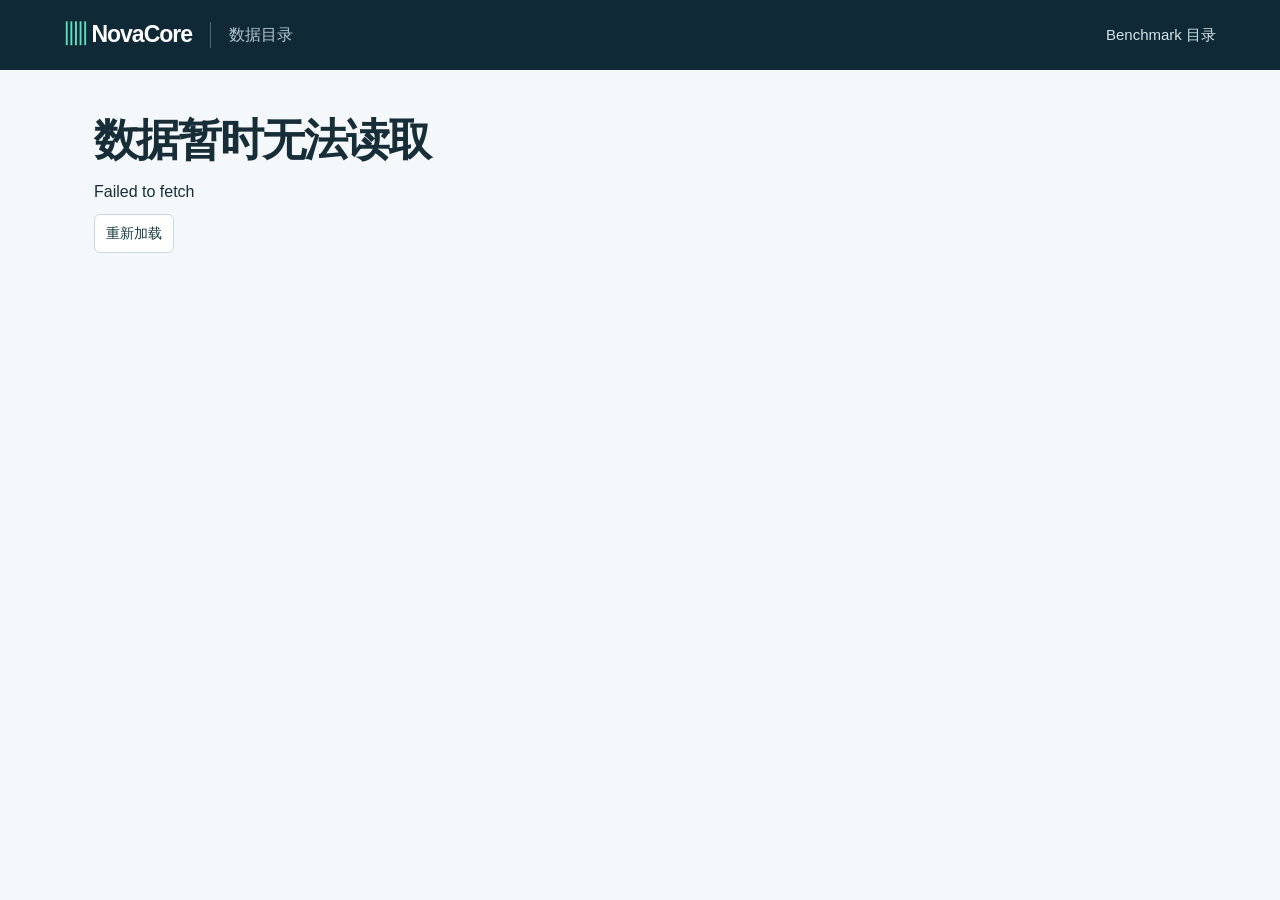
<file: index.html>
<!doctype html><html lang="zh-CN"><meta charset="utf-8"><meta name="viewport" content="width=device-width,initial-scale=1"><title>NovaCore · 数据目录</title><link rel="stylesheet" href="style.css?v=fdb-highlight"><header><b><i>▥</i> NovaCore</b><span>数据目录</span><nav><a href="#overview">Benchmark 目录</a></nav></header><main id="app" aria-live="polite">正在读取数据目录…</main><script src="catalog-api.js" defer></script><script src="benchmark.js?v=pipeline-page" defer></script><script src="app.js?v=fdb-highlight" defer></script></html>
</file>
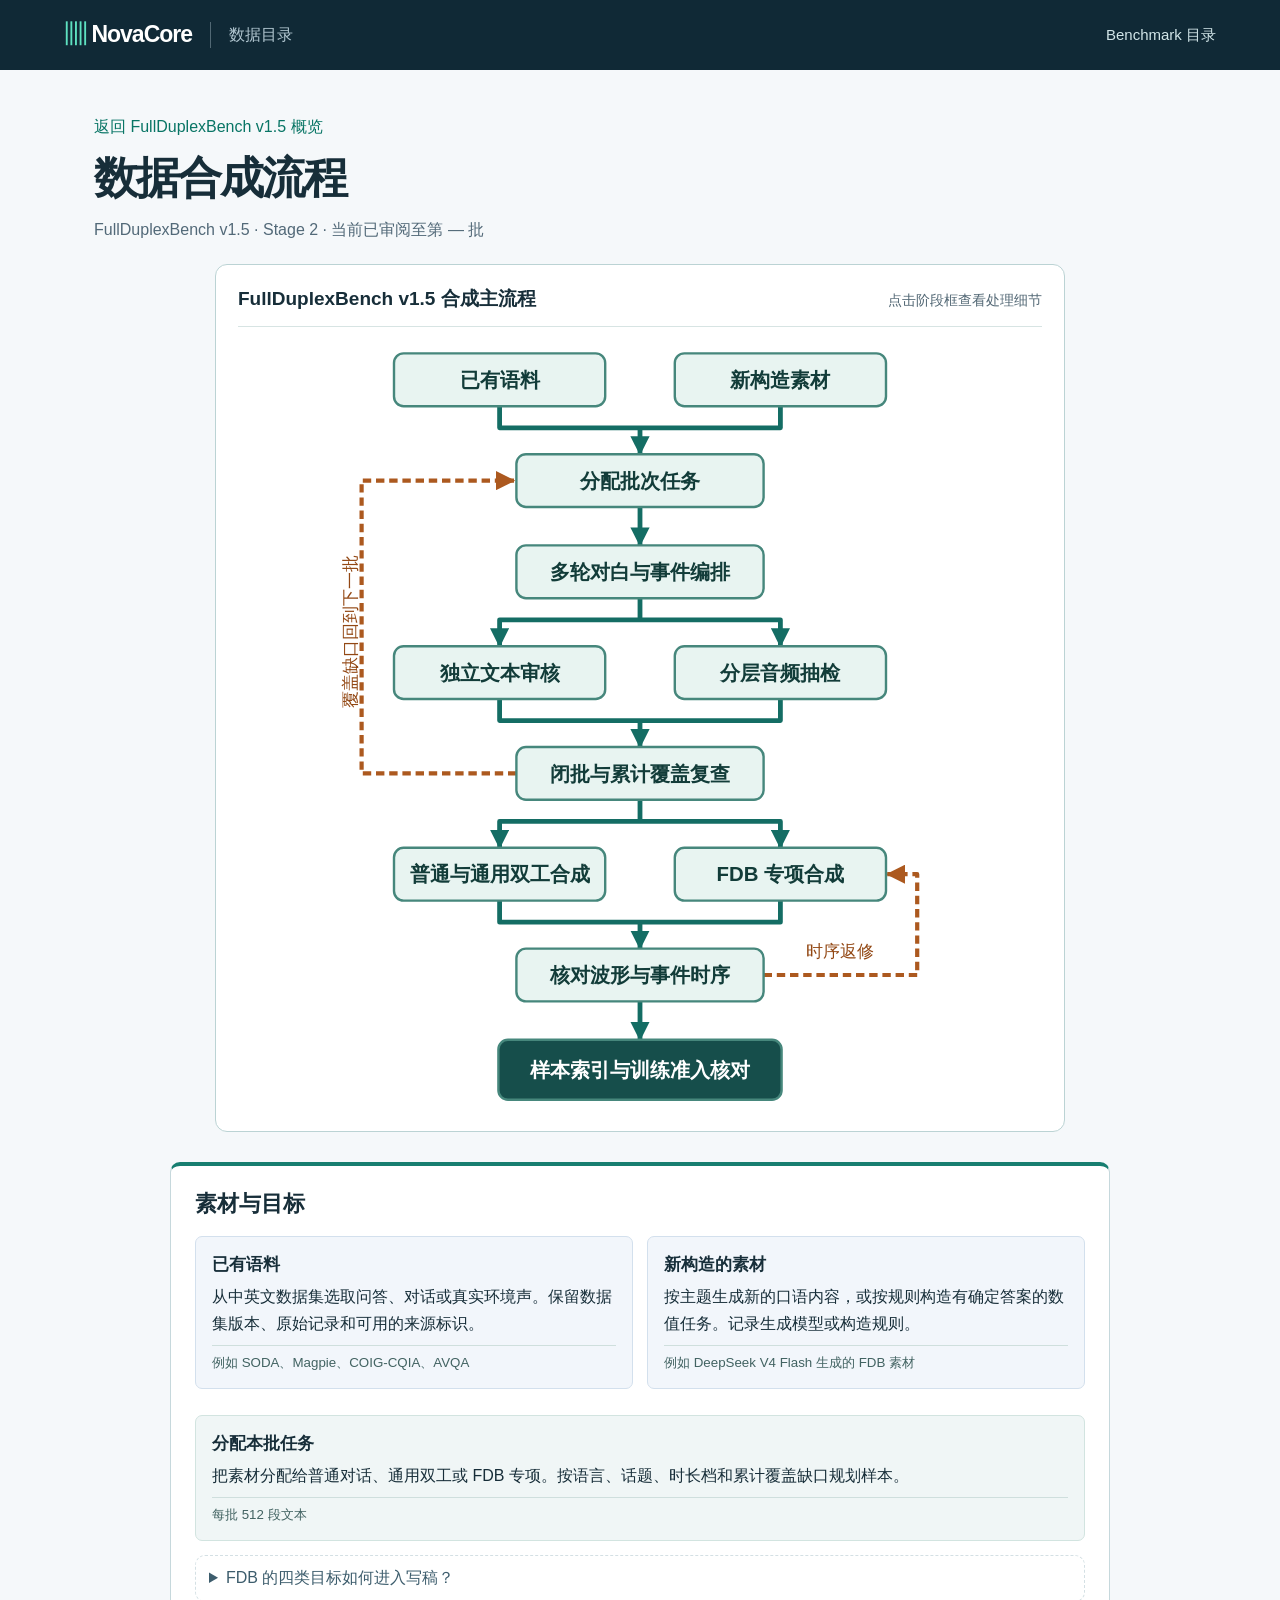
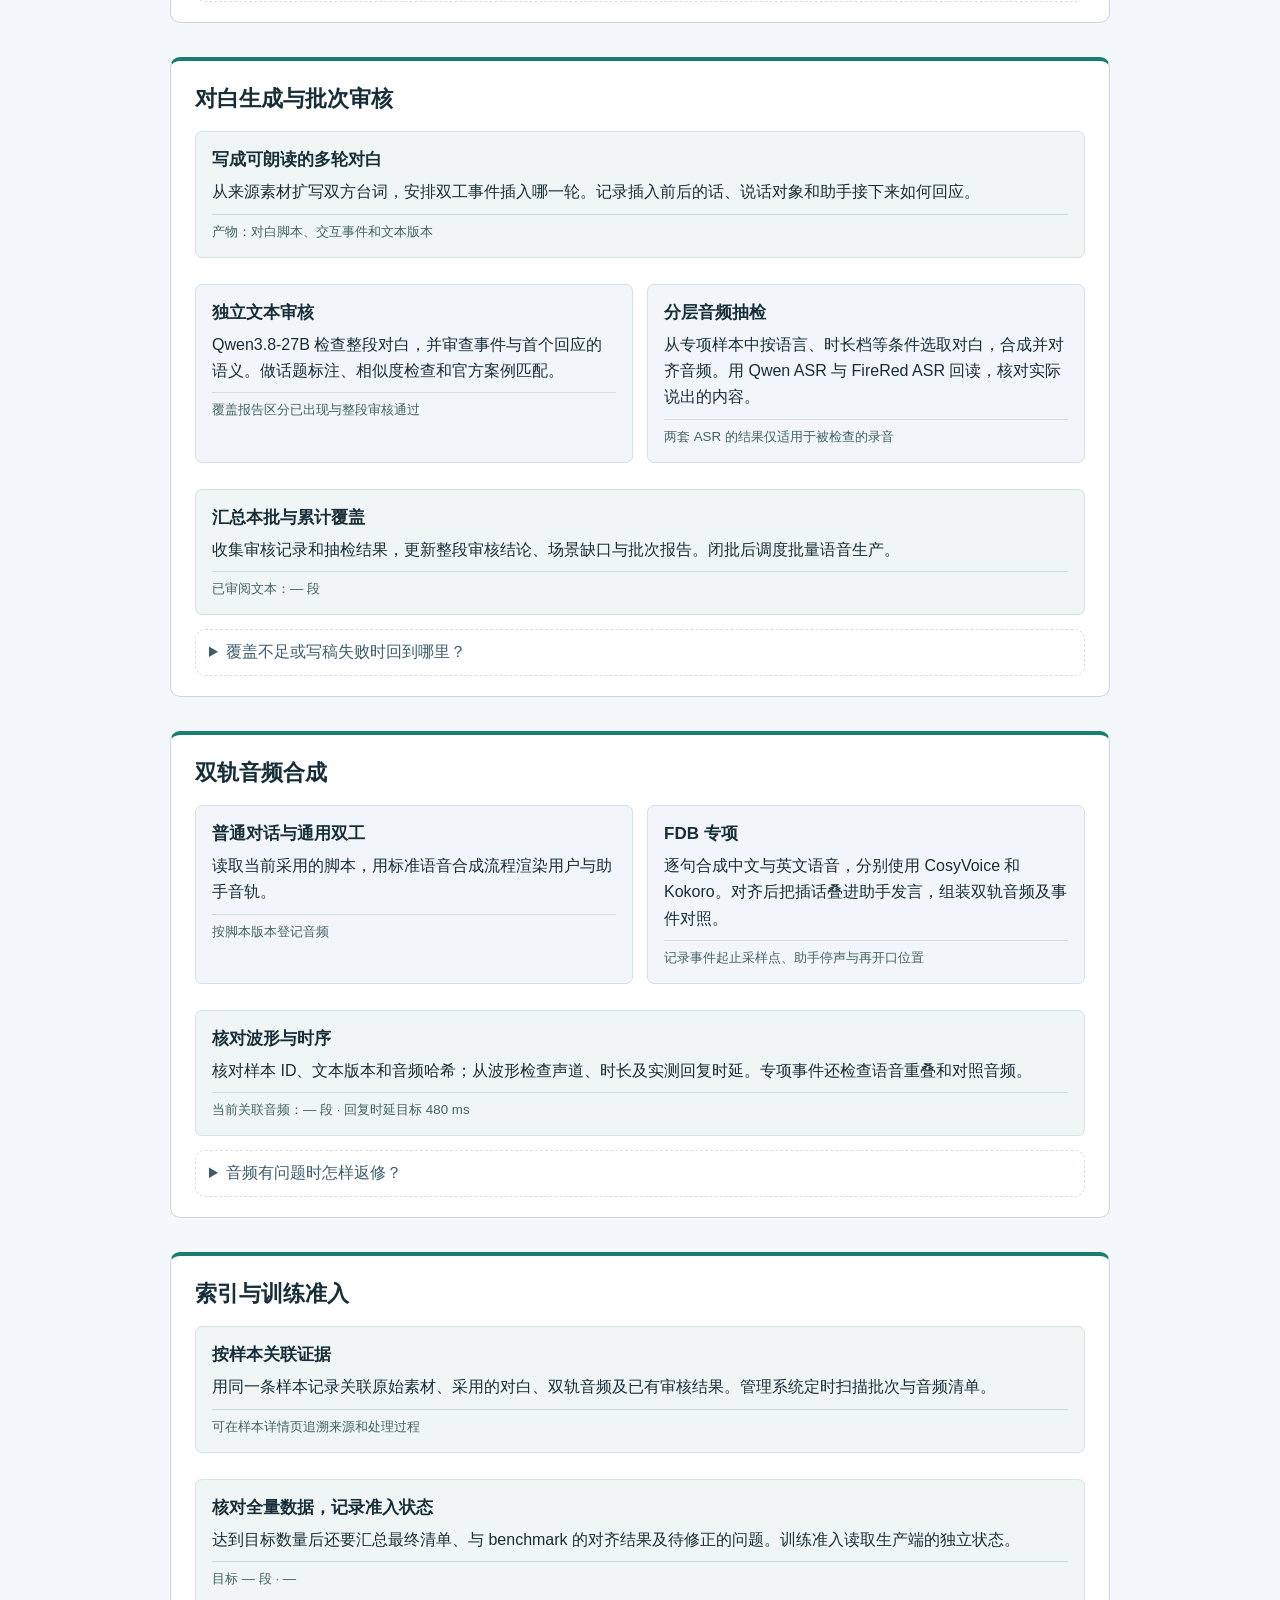
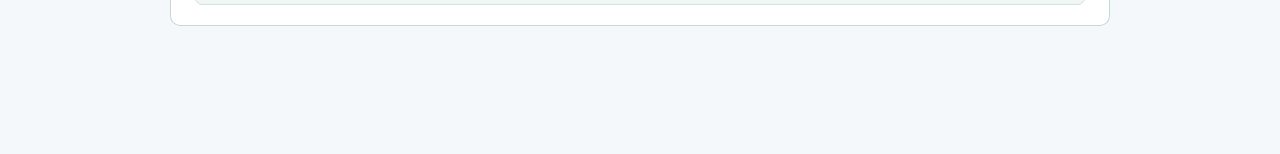
<file: pipeline.html>
<!doctype html>
<html lang="zh-CN">
<head>
<meta charset="utf-8">
<meta name="viewport" content="width=device-width, initial-scale=1">
<title>数据合成流程 · NovaCore</title>
<link rel="stylesheet" href="style.css?v=fdb-flow">
</head>
<body>
<header><b><i>▥</i> NovaCore</b><span>数据目录</span><nav><a href="./#overview">Benchmark 目录</a></nav></header>
<main>
<a href="./#overview">返回 FullDuplexBench v1.5 概览</a>
<h1>数据合成流程</h1>
<p class="muted">FullDuplexBench v1.5 · Stage 2 · 当前已审阅至第 <span data-metric="batch">—</span> 批</p>
<figure class="pipeline-diagram">
<figcaption><strong>FullDuplexBench v1.5 合成主流程</strong><span>点击阶段框查看处理细节</span></figcaption>
<svg viewBox="0 0 500 660" role="group" aria-label="数据合成流程框图，实线表示处理顺序，虚线表示返修或补齐覆盖">
<defs>
  <marker id="main-arrow" viewBox="0 0 16 16" markerUnits="userSpaceOnUse" markerWidth="16" markerHeight="16" refX="15" refY="8" orient="auto"><path d="M0 0 16 8 0 16Z" fill="#146d64"/></marker>
  <marker id="retry-arrow" viewBox="0 0 16 16" markerUnits="userSpaceOnUse" markerWidth="16" markerHeight="16" refX="15" refY="8" orient="auto"><path d="M0 0 16 8 0 16Z" fill="#ac591f"/></marker>
</defs>
<g class="pipe-wire" aria-hidden="true">
  <path d="M133 56 V74 H250 M367 56 V74 H250"/><path class="forward" d="M250 74 V96"/>
  <path class="forward" d="M250 140 V172"/>
  <path d="M250 216 V234"/><path class="forward" d="M250 234 H133 V256"/><path class="forward" d="M250 234 H367 V256"/>
  <path d="M133 300 V318 H250 M367 300 V318 H250"/><path class="forward" d="M250 318 V340"/>
  <path d="M250 384 V402"/><path class="forward" d="M250 402 H133 V424"/><path class="forward" d="M250 402 H367 V424"/>
  <path d="M133 468 V486 H250 M367 468 V486 H250"/><path class="forward" d="M250 486 V508"/>
  <path class="forward" d="M250 552 V584"/>
</g>
<g class="pipe-return" aria-hidden="true">
  <path d="M147 362 H18 V118 H145"/><path d="M353 530 H481 V446 H456"/>
</g>
<g class="return-label" aria-hidden="true">
  <text transform="translate(13 244) rotate(-90)">覆盖缺口回到下一批</text>
  <text x="417" y="515">时序返修</text>
</g>
<g class="chart-nodes">
  <a href="#source-data"><rect x="45" y="12" width="176" height="44"/><text x="133" y="40">已有语料</text></a>
  <a href="#source-new"><rect x="279" y="12" width="176" height="44"/><text x="367" y="40">新构造素材</text></a>
  <a href="#batch-plan"><rect x="147" y="96" width="206" height="44"/><text x="250" y="124">分配批次任务</text></a>
  <a href="#script"><rect x="147" y="172" width="206" height="44"/><text x="250" y="200">多轮对白与事件编排</text></a>
  <a href="#review-text"><rect x="45" y="256" width="176" height="44"/><text x="133" y="284">独立文本审核</text></a>
  <a href="#review-audio"><rect x="279" y="256" width="176" height="44"/><text x="367" y="284">分层音频抽检</text></a>
  <a href="#batch-review"><rect x="147" y="340" width="206" height="44"/><text x="250" y="368">闭批与累计覆盖复查</text></a>
  <a href="#render-standard"><rect x="45" y="424" width="176" height="44"/><text x="133" y="452">普通与通用双工合成</text></a>
  <a href="#render-special"><rect x="279" y="424" width="176" height="44"/><text x="367" y="452">FDB 专项合成</text></a>
  <a href="#verify-wave"><rect x="147" y="508" width="206" height="44"/><text x="250" y="536">核对波形与事件时序</text></a>
  <a href="#index-release" class="terminal"><rect x="132" y="584" width="236" height="50"/><text x="250" y="615">样本索引与训练准入核对</text></a>
</g>
</svg>
</figure>
<div class="pipe-map">
<section class="pipe-group">
<h2>素材与目标</h2>
<div class="pipe-fork">
<div class="pipe-stage" id="source-data">
<h3>已有语料</h3>
<p>从中英文数据集选取问答、对话或真实环境声。保留数据集版本、原始记录和可用的来源标识。</p>
<small>例如 SODA、Magpie、COIG-CQIA、AVQA</small>
</div>
<div class="pipe-stage" id="source-new">
<h3>新构造的素材</h3>
<p>按主题生成新的口语内容，或按规则构造有确定答案的数值任务。记录生成模型或构造规则。</p>
<small>例如 DeepSeek V4 Flash 生成的 FDB 素材</small>
</div>
</div>
<div class="pipe-stage" id="batch-plan">
<h3>分配本批任务</h3>
<p>把素材分配给普通对话、通用双工或 FDB 专项。按语言、话题、时长档和累计覆盖缺口规划样本。</p>
<small>每批 512 段文本</small>
</div>
<details class="pipe-note">
<summary>FDB 的四类目标如何进入写稿？</summary>
<p>把用户打断、用户附和、对旁人讲话和背景语音作为场景条件，同时指定主任务、插入语音与预期话轮行为。官方案例用于设定目标与后续比对。</p>
</details>
</section>
<section class="pipe-group">
<h2>对白生成与批次审核</h2>
<div class="pipe-stage" id="script">
<h3>写成可朗读的多轮对白</h3>
<p>从来源素材扩写双方台词，安排双工事件插入哪一轮。记录插入前后的话、说话对象和助手接下来如何回应。</p>
<small>产物：对白脚本、交互事件和文本版本</small>
</div>
<div class="pipe-fork">
<div class="pipe-stage" id="review-text">
<h3>独立文本审核</h3>
<p>Qwen3.8-27B 检查整段对白，并审查事件与首个回应的语义。做话题标注、相似度检查和官方案例匹配。</p>
<small>覆盖报告区分已出现与整段审核通过</small>
</div>
<div class="pipe-stage" id="review-audio">
<h3>分层音频抽检</h3>
<p>从专项样本中按语言、时长档等条件选取对白，合成并对齐音频。用 Qwen ASR 与 FireRed ASR 回读，核对实际说出的内容。</p>
<small>两套 ASR 的结果仅适用于被检查的录音</small>
</div>
</div>
<div class="pipe-stage" id="batch-review">
<h3>汇总本批与累计覆盖</h3>
<p>收集审核记录和抽检结果，更新整段审核结论、场景缺口与批次报告。闭批后调度批量语音生产。</p>
<small>已审阅文本：<span data-metric="texts">—</span> 段</small>
</div>
<details class="pipe-note">
<summary>覆盖不足或写稿失败时回到哪里？</summary>
<p>写稿失败的任务可以重试或更换候选；可修复的问题进入返修。每批新增证据与此前批次合并，仍缺的场景用于调整后续批次的任务分配。</p>
</details>
</section>
<section class="pipe-group">
<h2>双轨音频合成</h2>
<div class="pipe-fork">
<div class="pipe-stage" id="render-standard">
<h3>普通对话与通用双工</h3>
<p>读取当前采用的脚本，用标准语音合成流程渲染用户与助手音轨。</p>
<small>按脚本版本登记音频</small>
</div>
<div class="pipe-stage" id="render-special">
<h3>FDB 专项</h3>
<p>逐句合成中文与英文语音，分别使用 CosyVoice 和 Kokoro。对齐后把插话叠进助手发言，组装双轨音频及事件对照。</p>
<small>记录事件起止采样点、助手停声与再开口位置</small>
</div>
</div>
<div class="pipe-stage" id="verify-wave">
<h3>核对波形与时序</h3>
<p>核对样本 ID、文本版本和音频哈希；从波形检查声道、时长及实测回复时延。专项事件还检查语音重叠和对照音频。</p>
<small>当前关联音频：<span data-metric="audio">—</span> 段 · 回复时延目标 480 ms</small>
</div>
<details class="pipe-note">
<summary>音频有问题时怎样返修？</summary>
<p>未生成的样本进入待处理清单。可修复的时序问题进入重合成与复核；登记采用的修订版本，再把它关联到对应文本。</p>
</details>
</section>
<section class="pipe-group">
<h2>索引与训练准入</h2>
<div class="pipe-stage" id="index-release">
<h3>按样本关联证据</h3>
<p>用同一条样本记录关联原始素材、采用的对白、双轨音频及已有审核结果。管理系统定时扫描批次与音频清单。</p>
<small>可在样本详情页追溯来源和处理过程</small>
</div>
<div class="pipe-stage" id="release">
<h3>核对全量数据，记录准入状态</h3>
<p>达到目标数量后还要汇总最终清单、与 benchmark 的对齐结果及待修正的问题。训练准入读取生产端的独立状态。</p>
<small>目标 <span data-metric="goal">—</span> 段 · <span data-metric="admission">—</span>
</small>
</div>
</section>
</div>
</main>
<script src="catalog-api.js" defer></script>
<script src="pipeline.js" defer></script>
</body>
</html>
</file>
<file: style.css>
:root{color-scheme:light;font:16px/1.65 Inter,"PingFang SC","Microsoft Yahei",sans-serif;color:#172e39;background:#f5f8fa}*{box-sizing:border-box}body{margin:0}header{background:#102936;color:white;padding:16px max(5vw,20px);display:flex;align-items:center;gap:18px}header b{font-size:23px;letter-spacing:-1px}header i{color:#5ee1c1;font-style:normal}header span{color:#b1c6d0;border-left:1px solid #516874;padding-left:18px}nav{margin-left:auto;display:flex;gap:20px}a{color:#087565;text-decoration:none}a:hover{text-decoration:underline}nav a{color:#d2e5e8;font-size:15px}nav a[aria-current]{color:white;border-bottom:2px solid #64d6bd}main{max-width:1220px;margin:44px auto;padding:0 5vw 50px}h1{font-size:clamp(28px,4vw,44px);letter-spacing:-.045em;line-height:1.2;margin:12px 0}h2{font-size:23px;margin:32px 0 13px}h3{font-size:18px}p{margin:9px 0}small,.muted{color:#526978}.cards,.columns{display:grid;grid-template-columns:repeat(auto-fit,minmax(190px,1fr));gap:14px}.card,section,details{background:white;border:1px solid #d4e0e4;border-radius:10px;padding:20px}.cards{margin:24px 0}.card strong{display:block;font-size:32px;font-variant-numeric:tabular-nums;color:#113d43}.card span{color:#516772}.links{display:flex;gap:8px;flex-wrap:wrap}.links a,button,.button,select,input{font:inherit;font-size:14px;border:1px solid #c8d9dd;border-radius:6px;background:white;padding:7px 11px;color:#183b40}button,.button,summary{cursor:pointer}.panel{overflow:auto;background:white;border:1px solid #d4e0e4;border-radius:10px}table{border-collapse:collapse;width:100%;text-align:left;font-size:14px}td,th{padding:11px 15px;border-bottom:1px solid #e5ecee}th{background:#edf3f4;color:#455d67}.mono,code{font:14px/1.6 ui-monospace,monospace;overflow-wrap:anywhere}form{display:flex;gap:9px;flex-wrap:wrap;margin:18px 0}pre{white-space:pre-wrap;overflow-wrap:anywhere;font:14px/1.65 ui-monospace,monospace}details{margin:8px 0}dl{display:grid;grid-template-columns:100px 1fr;gap:8px}dd{margin:0;overflow-wrap:anywhere}.bar{height:6px;background:#dde8e9;border-radius:4px;overflow:hidden;margin-top:9px}.bar b{display:block;background:#188a78;height:100%}audio{width:100%}footer{margin-top:30px;color:#5e7179;font-size:14px}.turn{border-left:3px solid #a7cfc8;padding:3px 14px;margin:17px 0}.turn b{font-size:14px;color:#40716a}@media(max-width:640px){header{gap:8px;flex-wrap:wrap}nav{width:100%;margin:0}main{margin:25px auto}.cards{grid-template-columns:1fr 1fr}.card,section{padding:14px}td,th{padding:8px}.columns{grid-template-columns:1fr}}

.bench-tabs{display:flex;gap:8px 22px;flex-wrap:wrap;border-bottom:1px solid #b9cbd0;margin:20px 0 26px}.bench-tabs a{padding:7px 0;color:#4a6570}.bench-tabs a[aria-current]{color:#086552;font-weight:700;border-bottom:3px solid #11806f}.focus-cards{grid-template-columns:repeat(auto-fit,minmax(min(100%,260px),1fr));margin:18px 0}.focus-cards h3,.entry h2{margin-top:0}.entry{border-left:5px solid #168773}.entry .button{display:inline-block;margin-top:10px}

.distribution{margin:20px 0 24px;padding:20px;background:white;border:1px solid #cddde2;border-radius:10px;--official:#22569a;--synthetic:#007767}
.entry .distribution{border:0;border-top:1px solid #dce6e8;border-bottom:1px solid #dce6e8;border-radius:0;padding:18px 0}
.flow-heading{display:flex;align-items:center;justify-content:space-between;gap:10px;flex-wrap:wrap}
.flow-heading h2{font-size:21px;margin:0}.flow-toggle{display:flex;border:1px solid #bcced3;border-radius:7px;padding:3px;gap:2px}
.flow-toggle a{padding:3px 12px;border-radius:4px;font-size:14px;color:#425b66}.flow-toggle [aria-current]{background:#173d46;color:#fff}
.flow-note,.distribution figcaption{font-size:14px;color:#516672}.flow-chart{display:grid;grid-template-columns:minmax(92px,1fr) minmax(24px,.85fr) minmax(240px,2.8fr) minmax(24px,.85fr) minmax(92px,1fr);align-items:center;margin:20px 0}
.flow-root{display:grid;text-align:center;align-content:center;border:1px solid currentColor;border-radius:10px;min-height:100px;padding:8px 4px;font-size:16px;font-weight:650}
.flow-root.left,.flow-value.left{color:var(--official);background:#eff5fe}.flow-root.right,.flow-value.right{color:var(--synthetic);background:#edf8f4}
.flow-root strong{font:700 clamp(20px,2.7vw,32px)/1.25 Inter,sans-serif;font-variant-numeric:tabular-nums}.flow-root small,.flow-value small{color:inherit;font-weight:400;font-size:13px}
.flow-branches{display:block;width:100%;height:100%;fill:none}.flow-branches.left{stroke:#80a8d5}.flow-branches.right{stroke:#73b6ab}
.flow-row{display:grid;grid-template-columns:1fr minmax(84px,1fr) 1fr;align-items:center;text-align:center;height:64px}.flow-row>b{font-size:15px}
.flow-value{display:grid;border-radius:6px;padding:4px;line-height:1.35}.flow-value strong{font-size:18px;font-variant-numeric:tabular-nums}.flow-na{color:#697c84}
.flow-value:hover,.flow-root:hover{outline:2px solid currentColor;text-decoration:none}.distribution figcaption{border-top:1px solid #e1e9ec;padding-top:10px}
@media(max-width:650px){.distribution{padding:12px}.flow-chart{grid-template-columns:24px minmax(0,1fr) 24px;grid-template-rows:auto auto;row-gap:0}.flow-root{min-height:58px;display:flex;flex-wrap:wrap;column-gap:6px;align-items:baseline;justify-content:center;width:47%;position:relative;margin-bottom:12px}.flow-root small{width:100%}.flow-root.left,.flow-root.right{grid-row:1;grid-column:1/-1}.flow-root.right{justify-self:end}.flow-branches.left{grid-area:2/1}.flow-branches.right{grid-area:2/3}.flow-rows{grid-area:2/2}.flow-chart{position:relative}.flow-root:after{content:"";position:absolute;top:100%;height:13px;width:1px;background:currentColor}.flow-root.left:after{left:0}.flow-root.right:after{right:0}.flow-branches{border-inline-start:1px solid #80a8d5}.flow-branches.right{border:0;border-inline-end:1px solid #73b6ab}.flow-row{grid-template-columns:1fr minmax(70px,1fr) 1fr}.flow-row>b{font-size:14px}.flow-value strong{font-size:16px}.flow-value small{font-size:12px}}

.coverage-visual{padding:22px;margin:20px 0;background:#fff}.entry>.coverage-visual{border:0;padding:0;margin-bottom:0}.coverage-visual h2,.coverage-visual h3{margin:0 0 14px}.coverage-cases,.coverage-axis{display:grid;grid-template-columns:minmax(155px,.8fr) minmax(0,2fr);align-items:center;gap:16px}.coverage-cases{background:#f0f5fa;padding:16px;border-radius:8px;margin:0 0 22px}.coverage-axis{padding:11px 0;border-bottom:1px solid #e0e9eb}.coverage-visual small{display:block;color:#536875;font-size:13px}.coverage-legend{display:flex;gap:16px;flex-wrap:wrap;color:#435661;font-size:14px}.coverage-legend span:before{display:inline-block;content:"";width:13px;height:8px;border-radius:3px;margin-right:6px;background:#5a85b6}.coverage-legend span+span:before{background:#087769}.coverage-measure{display:grid;grid-template-columns:minmax(42px,1fr) minmax(142px,auto);align-items:center;gap:10px;text-align:right;font-size:14px;font-variant-numeric:tabular-nums}.coverage-measure b{display:inline-block;min-width:52px}.coverage-track{display:block;height:8px;border-radius:4px;overflow:hidden;background:#e2e9ed}.coverage-track i{display:block;height:100%;background:#5a85b6}.reviewed .coverage-track i{background:#087769}.matched .coverage-track i{background:#325f91}.coverage-caption{font-size:14px;color:#536875;margin:14px 0 0}
@media(max-width:650px){.coverage-visual{padding:14px}.coverage-cases,.coverage-axis{grid-template-columns:1fr;gap:6px}.coverage-axis>div:first-child{display:flex;align-items:center;justify-content:space-between;gap:8px}.coverage-cases{padding:12px}.coverage-measure{grid-template-columns:minmax(38px,1fr) auto}.coverage-measure b{min-width:48px}}
.coverage-gaps{grid-column:1/-1;margin:0;padding:0;border:0;color:#43616a;font-size:14px}.coverage-gaps ul{max-height:220px;overflow:auto;overflow-wrap:anywhere}

.entry-heading{display:flex;align-items:center;justify-content:space-between;gap:12px;flex-wrap:wrap}.entry-heading h2,.entry .entry-heading .button{margin:0}
.pipe-map{max-width:940px;margin:28px auto}.pipe-group{position:relative;margin:0 0 34px;padding:20px 24px;background:#fff;border:1px solid #c6d8dc;border-top:4px solid #177e70}.pipe-group h2{font-size:22px;margin:0 0 14px}
.pipe-stage{position:relative;background:#f0f6f6;border:1px solid #d2e4e0;border-radius:7px;padding:14px 16px}.pipe-stage h3{margin:0;font-size:17px}.pipe-stage p{margin:5px 0 8px}.pipe-stage small{display:block;border-top:1px solid #cfdfdd;padding-top:6px;color:#426362}.pipe-fork{position:relative;display:grid;grid-template-columns:1fr 1fr;gap:14px}.pipe-fork>.pipe-stage{background:#f2f6fb;border-color:#d3e0ed}.pipe-group>.pipe-stage+.pipe-stage,.pipe-group>.pipe-fork+.pipe-stage,.pipe-group>.pipe-stage+.pipe-fork{margin-top:26px}.pipe-note{margin:14px 0 0;padding:9px 13px;border-style:dashed;color:#3d5d6d}.pipe-note p{color:#213b44}
@media(max-width:640px){.pipe-group{padding:14px}.pipe-fork{grid-template-columns:1fr;gap:8px;border-left:3px solid #9fbcd1;padding-left:9px}.pipe-stage{padding:11px 12px}}

.entry .benchmark-pipeline{display:inline-flex;margin:4px 0 0;padding:7px 15px;background:#e2f2ee;border-color:#8cbeb3;color:#105a50;font-weight:650}
.pipeline-diagram{margin:20px auto 30px;padding:18px 22px 0;max-width:850px;background:white;border:1px solid #bbd3d4;border-radius:12px}
.pipeline-diagram figcaption{display:flex;align-items:baseline;justify-content:space-between;flex-wrap:wrap;gap:6px;padding-bottom:12px;border-bottom:1px solid #d7e4e3}
.pipeline-diagram figcaption strong{font-size:19px}.pipeline-diagram figcaption span{font-size:14px;color:#536875}
.pipeline-diagram svg{display:block;width:100%;max-width:600px;height:auto;margin:12px auto 0}
.pipe-wire,.pipe-return{fill:none;stroke:#146d64;stroke-width:4;stroke-linejoin:round}.pipe-wire .forward{marker-end:url(#main-arrow)}
.pipe-return{stroke:#ac591f;stroke-dasharray:7 4;marker-end:url(#retry-arrow);stroke-width:3.5}
.return-label{font-size:14px;fill:#924713;text-anchor:middle}.chart-nodes rect{rx:8px;fill:#e8f4f1;stroke:#46877c;stroke-width:2}
.chart-nodes text{fill:#123c39;font-size:17px;font-weight:650;text-anchor:middle}.chart-nodes .terminal rect{fill:#164e4b}.chart-nodes .terminal text{fill:white}
.chart-nodes a:hover rect,.chart-nodes a:focus rect{stroke:#132f4e;stroke-width:4}.pipe-stage:target{outline:3px solid #168773;scroll-margin:20px}
@media(max-width:640px){.pipeline-diagram{padding:12px 5px 0}.pipeline-diagram figcaption{padding:0 6px 8px}.pipeline-diagram svg{margin-top:8px}}

.behavior-results{margin-top:18px;padding-top:16px;border-top:1px solid #c9d9db}
.behavior-results h3{margin:0}.behavior-results p{font-size:.9rem;color:#465c66}
.score-legend{display:flex;flex-wrap:wrap;gap:8px 20px;font-size:.9rem}
.score-legend span{display:inline-flex;align-items:center;gap:6px}
.score-legend i{width:.85em;height:.85em;border-radius:2px}
.behavior-results .nova{background:#18796d}.behavior-results .baseline{background:#8a9399}
.score-panel{margin-top:20px}.score-panel h4{margin:0}
.score-scroll{overflow-x:auto;padding:28px 4px 60px 3.2rem}
.score-chart{position:relative;display:grid;grid-template-columns:repeat(9,minmax(0,1fr));min-width:800px;height:170px;font-variant-numeric:tabular-nums}
.score-tick{position:absolute;left:0;right:0;border-top:1px solid #dbe6e5}.score-tick:first-child{border-color:#78918e}
.score-tick span{position:absolute;right:calc(100% + 6px);transform:translateY(-50%);font-size:.8rem;color:#465c66}
.score-series{display:flex;align-items:flex-end;justify-content:center;height:100%;position:relative}
.score-column{position:relative;width:50%;max-width:52px;border-radius:3px 3px 0 0}
.score-column b{position:absolute;left:50%;bottom:calc(100% + 3px);transform:translateX(-50%);white-space:nowrap;font-size:.8rem}
.score-series>span{position:absolute;top:calc(100% + 7px);left:3px;right:3px;text-align:center;line-height:1.25;font-size:.83rem;overflow-wrap:anywhere}
</file>
